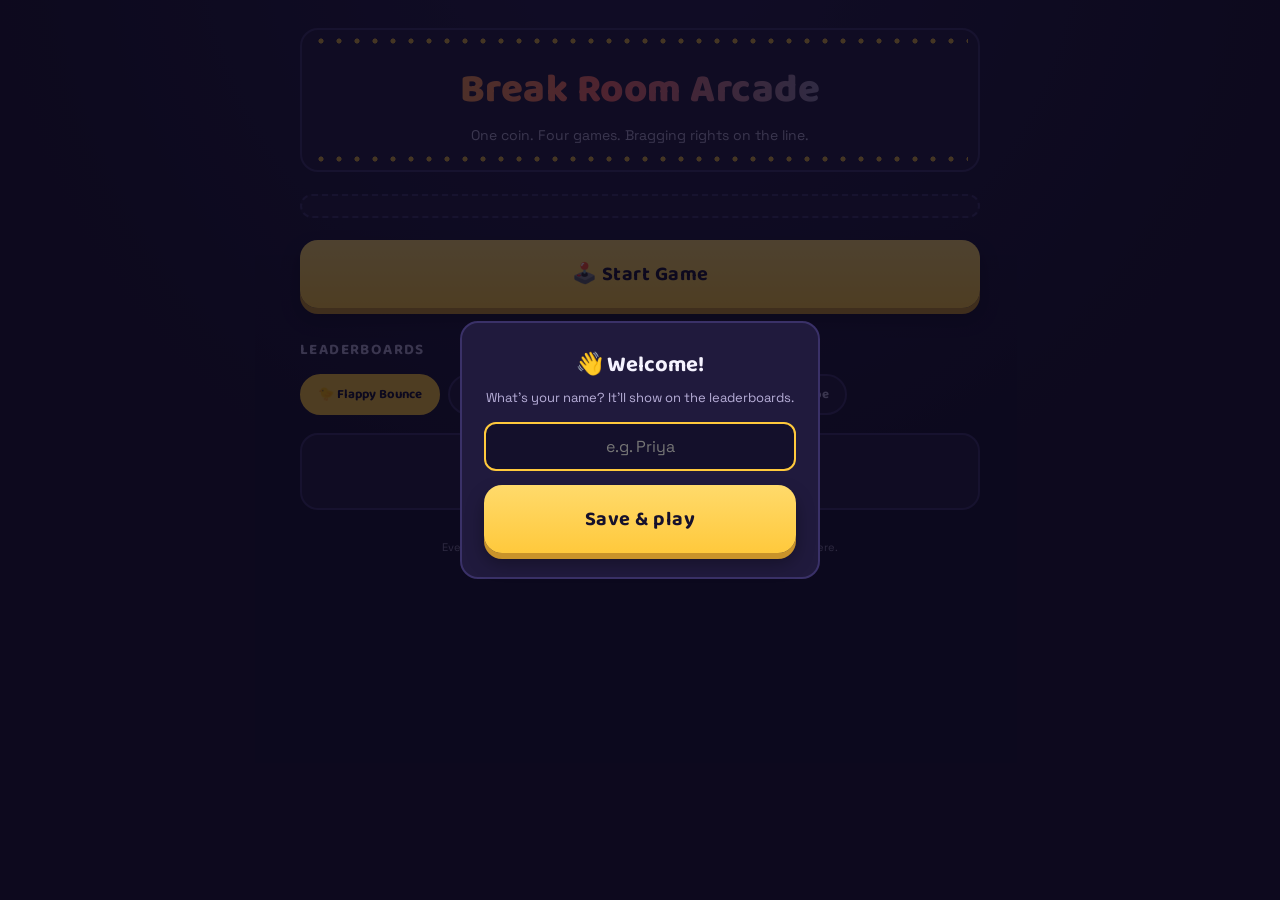
<file: index.html>
<!DOCTYPE html>
<html lang="en">
<head>
<meta charset="UTF-8" />
<meta name="viewport" content="width=device-width, initial-scale=1, viewport-fit=cover" />
<title>Break Room Arcade</title>
<meta name="theme-color" content="#14102B" />
<link rel="manifest" href="manifest.json" />
<link rel="icon" href="icons/icon-192.png" />
<link rel="apple-touch-icon" href="icons/icon-192.png" />
<link rel="stylesheet" href="css/style.css" />
</head>
<body>

<div class="wrap">

  <div class="marquee">
    <h1>Break Room Arcade</h1>
    <p>One coin. Four games. Bragging rights on the line.</p>
  </div>

  <div class="player-badge" id="player-badge"></div>

  <a class="btn-primary" href="games.html">🕹️ Start Game</a>

  <div class="section-title">Leaderboards</div>
  <div class="tabs" id="tabs"></div>
  <div class="board" id="board">
    <div class="board-empty">Loading scores…</div>
  </div>

  <div class="footer-note">Every device is asked its name once — that name is what shows up here.</div>
</div>

<script src="js/shared.js"></script>
<script>
  ensurePlayerName(() => {
    renderPlayerBadge(document.getElementById('player-badge'));
  });

  const tabsEl = document.getElementById('tabs');
  const boardEl = document.getElementById('board');
  let activeGame = ARCADE.GAMES[0].id;

  function loadBoard(gameId) {
    activeGame = gameId;
    [...tabsEl.children].forEach((t) => t.classList.toggle('active', t.dataset.id === gameId));
    boardEl.innerHTML = '<div class="board-empty">Loading scores…</div>';
    fetchLeaderboard(gameId).then((entries) => {
      renderLeaderboard(boardEl, entries, { highlightName: getStoredName() });
    });
  }

  tabsEl.innerHTML = ARCADE.GAMES.map((g) => `
    <button class="tab" data-id="${g.id}" style="--accent:${g.color}">${g.emoji} ${g.name}</button>
  `).join('');

  [...tabsEl.children].forEach((t) => {
    t.addEventListener('click', () => loadBoard(t.dataset.id));
  });

  loadBoard(activeGame);
  registerServiceWorker('service-worker.js');
</script>
</body>
</html>
</file>
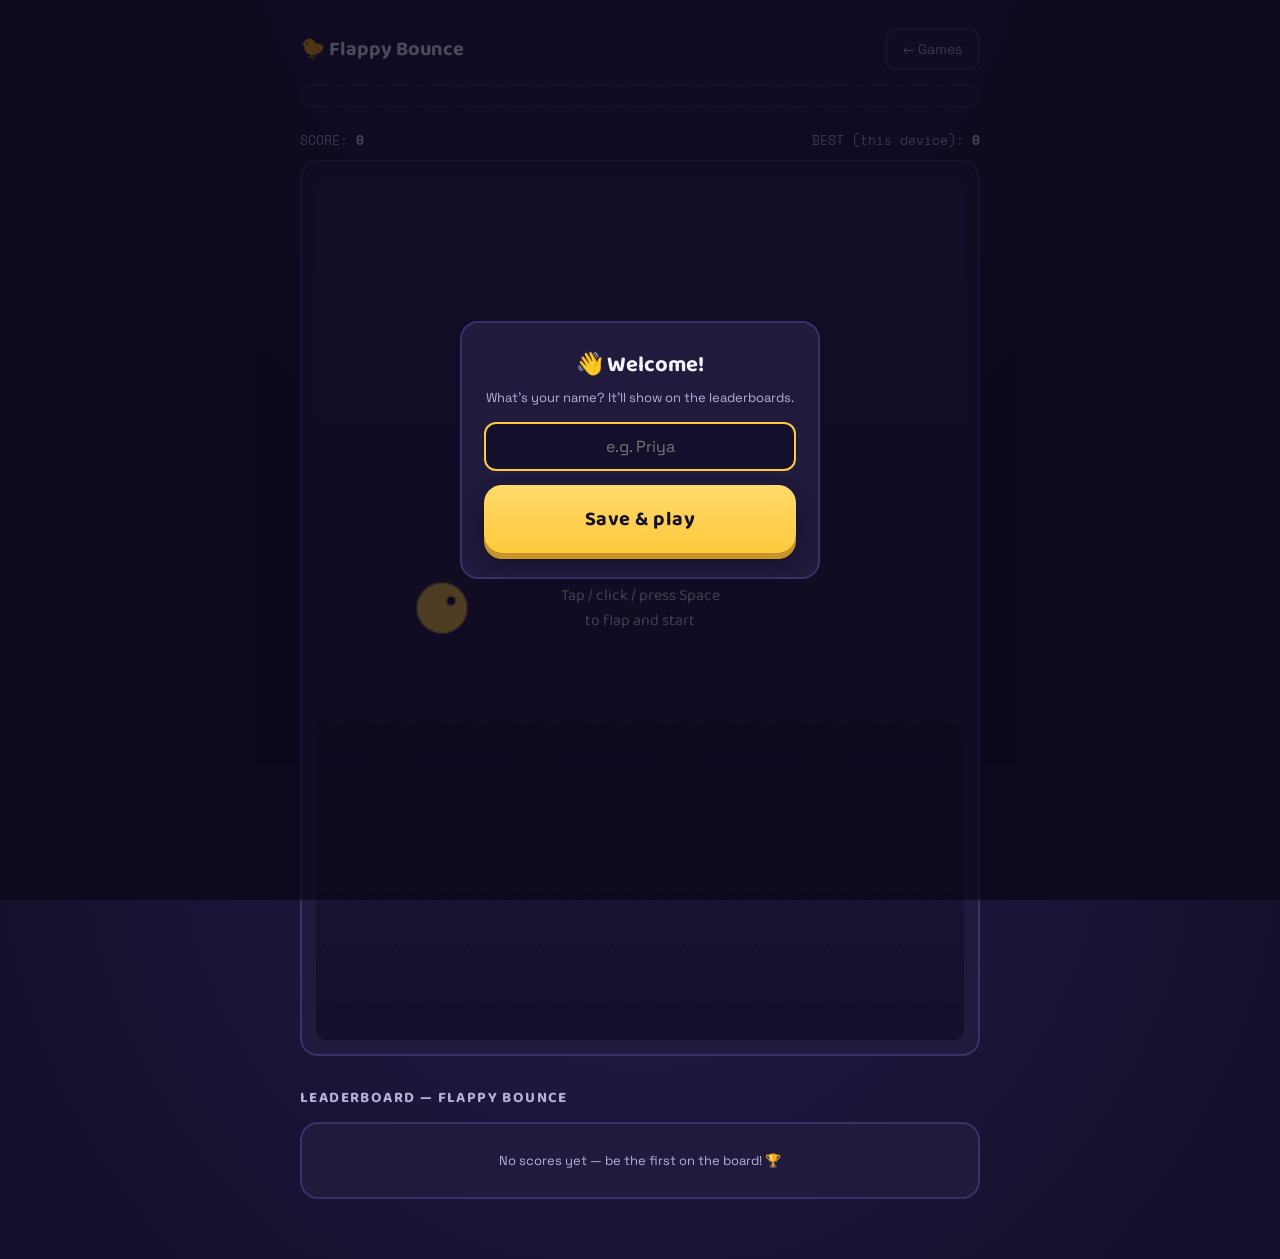
<file: flappy.html>
<!DOCTYPE html>
<html lang="en">
<head>
<meta charset="UTF-8" />
<meta name="viewport" content="width=device-width, initial-scale=1, viewport-fit=cover" />
<title>Flappy Bounce — Break Room Arcade</title>
<meta name="theme-color" content="#14102B" />
<link rel="manifest" href="../manifest.json" />
<link rel="icon" href="../icons/icon-192.png" />
<link rel="stylesheet" href="../css/style.css" />
<style>
  #stage-wrap{ position:relative; }
  #tapHint{
    position:absolute; inset:0; display:flex; align-items:center; justify-content:center;
    font-family: var(--display); color: rgba(255,255,255,.8); font-size:16px;
    pointer-events:none; text-align:center; padding: 20px;
  }
</style>
</head>
<body>

<div class="wrap">
  <div class="game-header">
    <h1>🐤 Flappy Bounce</h1>
    <a class="btn-ghost" href="../games.html">← Games</a>
  </div>

  <div class="player-badge" id="player-badge"></div>

  <div class="hud">
    <span>SCORE: <b id="hudScore">0</b></span>
    <span>BEST (this device): <b id="hudBest">0</b></span>
  </div>

  <div class="stage">
    <div id="stage-wrap">
      <canvas id="game" width="360" height="480"></canvas>
      <div id="tapHint">Tap / click / press Space<br/>to flap and start</div>
    </div>
  </div>

  <div id="resultArea"></div>

  <div class="section-title">Leaderboard — Flappy Bounce</div>
  <div class="board" id="board"><div class="board-empty">Loading scores…</div></div>
</div>

<script src="../js/shared.js"></script>
<script>
  ensurePlayerName(() => renderPlayerBadge(document.getElementById('player-badge')));

  const GAME_ID = 'flappy';
  const canvas = document.getElementById('game');
  const ctx = canvas.getContext('2d');
  const W = canvas.width, H = canvas.height;
  const tapHint = document.getElementById('tapHint');
  const hudScore = document.getElementById('hudScore');
  const hudBest = document.getElementById('hudBest');
  const resultArea = document.getElementById('resultArea');
  const boardEl = document.getElementById('board');

  const BEST_KEY = 'oga_best_' + GAME_ID;
  let best = Number(localStorage.getItem(BEST_KEY) || 0);
  hudBest.textContent = best;

  let bird, pipes, frame, score, running, started, gameOver;

  function reset() {
    bird = { x: 70, y: H/2, vy: 0, r: 14 };
    pipes = [];
    frame = 0;
    score = 0;
    running = false;
    started = false;
    gameOver = false;
    hudScore.textContent = '0';
    resultArea.innerHTML = '';
    tapHint.style.display = 'flex';
    draw();
  }

  const GRAVITY = 0.45;
  const FLAP = -7.6;
  const PIPE_GAP = 150;
  const PIPE_W = 56;
  const PIPE_SPEED = 2.6;

  function flap() {
    if (gameOver) { reset(); return; }
    if (!started) { started = true; running = true; tapHint.style.display = 'none'; }
    bird.vy = FLAP;
  }

  function spawnPipe() {
    const margin = 50;
    const top = margin + Math.random() * (H - PIPE_GAP - margin*2);
    pipes.push({ x: W + PIPE_W, top, passed: false });
  }

  function update() {
    if (!running) return;
    frame++;
    if (frame % 95 === 0) spawnPipe();

    bird.vy += GRAVITY;
    bird.y += bird.vy;

    pipes.forEach((p) => { p.x -= PIPE_SPEED; });
    pipes = pipes.filter((p) => p.x > -PIPE_W);

    pipes.forEach((p) => {
      if (!p.passed && p.x + PIPE_W < bird.x) {
        p.passed = true;
        score++;
        hudScore.textContent = score;
      }
      const withinX = bird.x + bird.r > p.x && bird.x - bird.r < p.x + PIPE_W;
      const hitTop = bird.y - bird.r < p.top;
      const hitBottom = bird.y + bird.r > p.top + PIPE_GAP;
      if (withinX && (hitTop || hitBottom)) endGame();
    });

    if (bird.y + bird.r > H || bird.y - bird.r < 0) endGame();
  }

  function endGame() {
    if (gameOver) return;
    running = false;
    gameOver = true;
    if (score > best) {
      best = score;
      localStorage.setItem(BEST_KEY, best);
      hudBest.textContent = best;
    }
    resultArea.innerHTML = `<div class="overlay-msg">Game over — score <b>${score}</b>. Tap to try again.</div>`;
    submitScore(GAME_ID, score).finally(loadBoard);
  }

  function draw() {
    ctx.clearRect(0, 0, W, H);
    // sky
    const grad = ctx.createLinearGradient(0,0,0,H);
    grad.addColorStop(0, '#2A2251');
    grad.addColorStop(1, '#14102B');
    ctx.fillStyle = grad;
    ctx.fillRect(0,0,W,H);

    // pipes
    pipes.forEach((p) => {
      ctx.fillStyle = '#3DDC97';
      ctx.fillRect(p.x, 0, PIPE_W, p.top);
      ctx.fillRect(p.x, p.top + PIPE_GAP, PIPE_W, H - (p.top + PIPE_GAP));
    });

    // bird
    ctx.fillStyle = '#FFC93C';
    ctx.beginPath();
    ctx.arc(bird.x, bird.y, bird.r, 0, Math.PI*2);
    ctx.fill();
    ctx.fillStyle = '#14102B';
    ctx.beginPath();
    ctx.arc(bird.x + 5, bird.y - 4, 2.5, 0, Math.PI*2);
    ctx.fill();
  }

  function loop() {
    update();
    draw();
    requestAnimationFrame(loop);
  }

  canvas.addEventListener('mousedown', flap);
  canvas.addEventListener('touchstart', (e) => { e.preventDefault(); flap(); }, { passive: false });
  window.addEventListener('keydown', (e) => { if (e.code === 'Space') { e.preventDefault(); flap(); } });

  function loadBoard() {
    fetchLeaderboard(GAME_ID).then((entries) => renderLeaderboard(boardEl, entries, { highlightName: getStoredName() }));
  }

  reset();
  loop();
  loadBoard();
  registerServiceWorker('../service-worker.js');
</script>
</body>
</html>
</file>
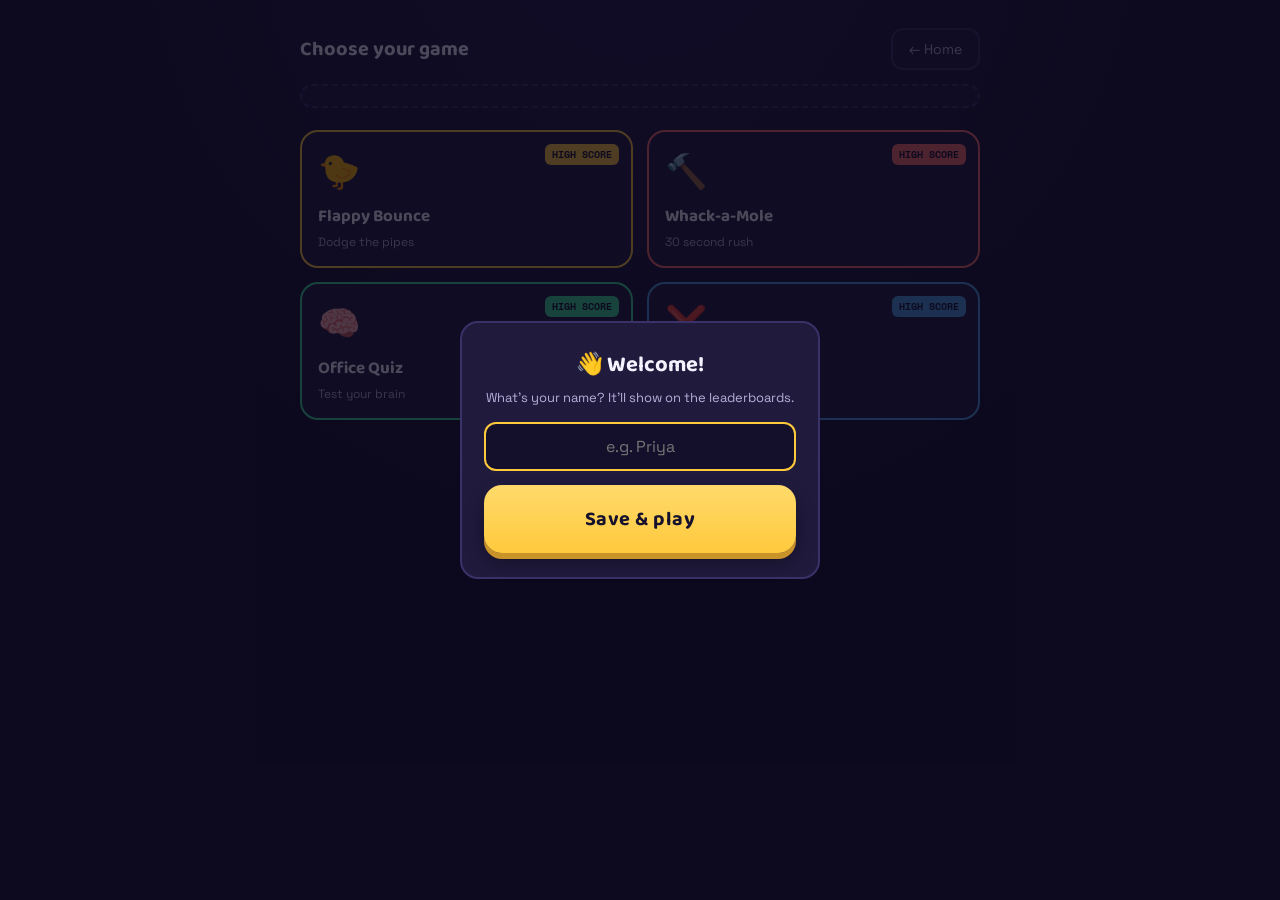
<file: games.html>
<!DOCTYPE html>
<html lang="en">
<head>
<meta charset="UTF-8" />
<meta name="viewport" content="width=device-width, initial-scale=1, viewport-fit=cover" />
<title>Choose a game — Break Room Arcade</title>
<meta name="theme-color" content="#14102B" />
<link rel="manifest" href="manifest.json" />
<link rel="icon" href="icons/icon-192.png" />
<link rel="stylesheet" href="css/style.css" />
</head>
<body>

<div class="wrap">
  <div class="game-header">
    <h1>Choose your game</h1>
    <a class="btn-ghost" href="index.html">← Home</a>
  </div>

  <div class="player-badge" id="player-badge"></div>

  <div class="game-grid" id="grid"></div>

  <div class="footer-note">Each game keeps its own leaderboard.</div>
</div>

<script src="js/shared.js"></script>
<script>
  ensurePlayerName(() => {
    renderPlayerBadge(document.getElementById('player-badge'));
  });

  const grid = document.getElementById('grid');
  grid.innerHTML = ARCADE.GAMES.map((g) => `
    <a class="cabinet" href="${g.file}" style="--accent:${g.color}">
      <span class="tag">HIGH SCORE</span>
      <span class="emoji">${g.emoji}</span>
      <h3>${g.name}</h3>
      <p>${g.tagline}</p>
    </a>
  `).join('');

  registerServiceWorker('service-worker.js');
</script>
</body>
</html>
</file>
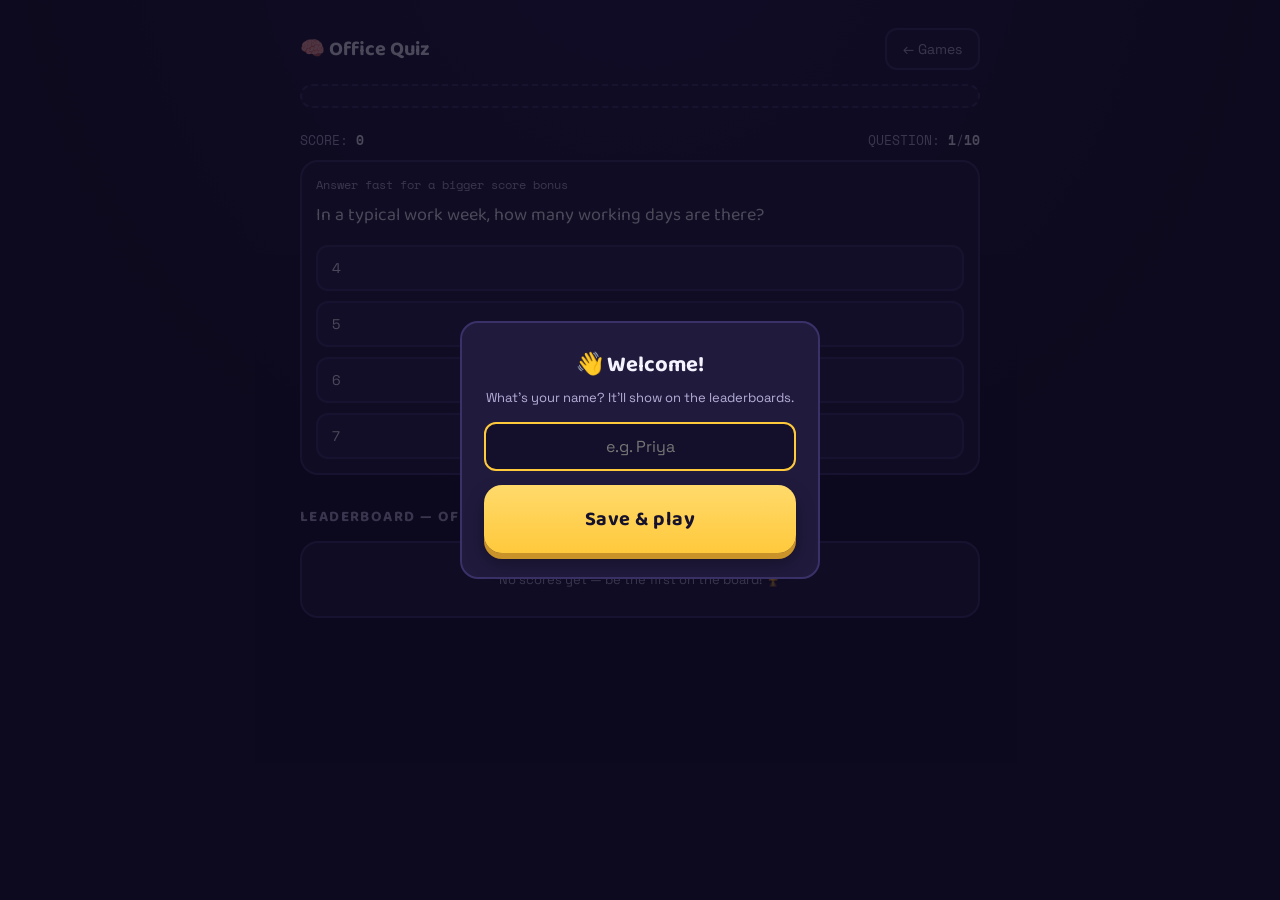
<file: games/quiz.html>
<!DOCTYPE html>
<html lang="en">
<head>
<meta charset="UTF-8" />
<meta name="viewport" content="width=device-width, initial-scale=1, viewport-fit=cover" />
<title>Office Quiz — Break Room Arcade</title>
<meta name="theme-color" content="#14102B" />
<link rel="manifest" href="../manifest.json" />
<link rel="icon" href="../icons/icon-192.png" />
<link rel="stylesheet" href="../css/style.css" />
<style>
  .qtext{ font-family: var(--display); font-size: 18px; margin: 4px 0 16px; }
  .options{ display:grid; gap:10px; }
  .opt{
    text-align:left;
    background: var(--surface-2);
    border: 2px solid var(--line);
    color: var(--text);
    border-radius: 12px;
    padding: 12px 14px;
    font-size: 14px;
    cursor:pointer;
  }
  .opt:hover{ border-color: var(--muted); }
  .opt.correct{ border-color: var(--teal); background: rgba(61,220,151,.15); }
  .opt.wrong{ border-color: var(--coral); background: rgba(255,107,107,.15); }
  .opt:disabled{ cursor:default; }
  .qmeta{ font-family: var(--mono); font-size:12px; color:var(--muted); margin-bottom:8px; }
</style>
</head>
<body>

<div class="wrap">
  <div class="game-header">
    <h1>🧠 Office Quiz</h1>
    <a class="btn-ghost" href="../games.html">← Games</a>
  </div>

  <div class="player-badge" id="player-badge"></div>

  <div class="hud">
    <span>SCORE: <b id="hudScore">0</b></span>
    <span>QUESTION: <b id="hudQ">1</b>/<b id="hudTotal">10</b></span>
  </div>

  <div class="stage" id="stage"></div>

  <div id="resultArea"></div>

  <div class="section-title">Leaderboard — Office Quiz</div>
  <div class="board" id="board"><div class="board-empty">Loading scores…</div></div>
</div>

<script src="../js/shared.js"></script>
<script>
  ensurePlayerName(() => renderPlayerBadge(document.getElementById('player-badge')));

  const GAME_ID = 'quiz';
  const stage = document.getElementById('stage');
  const hudScore = document.getElementById('hudScore');
  const hudQ = document.getElementById('hudQ');
  const hudTotal = document.getElementById('hudTotal');
  const resultArea = document.getElementById('resultArea');
  const boardEl = document.getElementById('board');

  const ALL_QUESTIONS = [
    { q: "What does 'CC' mean in an email?", options: ["Carbon Copy", "Central Command", "Company Contact", "Confirmed Copy"], a: 0 },
    { q: "In a typical work week, how many working days are there?", options: ["4", "5", "6", "7"], a: 1 },
    { q: "What's the standard file format for a spreadsheet?", options: [".docx", ".pptx", ".xlsx", ".mp3"], a: 2 },
    { q: "What does 'ASAP' stand for?", options: ["As Soon As Possible", "As Slow As Possible", "A Simple Automated Process", "At Some Available Point"], a: 0 },
    { q: "Which meeting tool feature mutes your mic for everyone?", options: ["Mute all", "Record", "Chat", "Whiteboard"], a: 0 },
    { q: "What's usually the busiest time to book a meeting room?", options: ["Early morning", "Lunch hour", "Midday", "End of day"], a: 2 },
    { q: "A 'stand-up' meeting is best known for being:", options: ["Long", "Short & daily", "Once a year", "Only for managers"], a: 1 },
    { q: "What does 'OOO' mean?", options: ["Out of Office", "On Our Own", "Order of Operations", "Overtime Only"], a: 0 },
    { q: "Which is a common productivity technique using a timer?", options: ["Pomodoro", "Espresso", "Sundae", "Tiramisu"], a: 0 },
    { q: "What should you do before hitting 'Reply All'?", options: ["Nothing, just send", "Check who really needs it", "Add more people", "Change the subject"], a: 1 },
    { q: "What's a common icebreaker in team meetings?", options: ["Silent reading", "Two truths and a lie", "Solo trivia", "Budget review"], a: 1 },
    { q: "Which is NOT a typical office beverage?", options: ["Coffee", "Tea", "Motor oil", "Water"], a: 2 },
  ];

  const TOTAL_QUESTIONS = 10;
  let questions = [];
  let idx = 0;
  let score = 0;
  let answered = false;
  let qStartTime = 0;

  function shuffle(arr) {
    const a = arr.slice();
    for (let i = a.length - 1; i > 0; i--) {
      const j = Math.floor(Math.random() * (i + 1));
      [a[i], a[j]] = [a[j], a[i]];
    }
    return a;
  }

  function startQuiz() {
    questions = shuffle(ALL_QUESTIONS).slice(0, TOTAL_QUESTIONS);
    idx = 0; score = 0;
    hudTotal.textContent = questions.length;
    resultArea.innerHTML = '';
    renderQuestion();
  }

  function renderQuestion() {
    answered = false;
    const item = questions[idx];
    hudQ.textContent = idx + 1;
    hudScore.textContent = score;
    qStartTime = Date.now();
    stage.innerHTML = `
      <div class="qmeta">Answer fast for a bigger score bonus</div>
      <div class="qtext">${item.q}</div>
      <div class="options">
        ${item.options.map((opt, i) => `<button class="opt" data-i="${i}">${opt}</button>`).join('')}
      </div>
    `;
    stage.querySelectorAll('.opt').forEach((btn) => {
      btn.addEventListener('click', () => selectOption(Number(btn.dataset.i)));
    });
  }

  function selectOption(choice) {
    if (answered) return;
    answered = true;
    const item = questions[idx];
    const elapsedMs = Date.now() - qStartTime;
    const speedBonus = Math.max(0, 5 - Math.floor(elapsedMs / 1000)); // up to +5 for fast answers
    const correct = choice === item.a;

    stage.querySelectorAll('.opt').forEach((btn, i) => {
      btn.disabled = true;
      if (i === item.a) btn.classList.add('correct');
      else if (i === choice) btn.classList.add('wrong');
    });

    if (correct) {
      score += 10 + speedBonus;
      hudScore.textContent = score;
    }

    setTimeout(() => {
      idx++;
      if (idx < questions.length) renderQuestion();
      else finishQuiz();
    }, 700);
  }

  function finishQuiz() {
    stage.innerHTML = `<div class="overlay-msg">Quiz complete — final score <b>${score}</b>!</div>
      <button class="btn-primary" id="retryBtn" style="margin-top:12px;">🧠 Play again</button>`;
    document.getElementById('retryBtn').addEventListener('click', startQuiz);
    submitScore(GAME_ID, score).finally(loadBoard);
  }

  function loadBoard() {
    fetchLeaderboard(GAME_ID).then((entries) => renderLeaderboard(boardEl, entries, { highlightName: getStoredName() }));
  }

  startQuiz();
  loadBoard();
  registerServiceWorker('../service-worker.js');
</script>
</body>
</html>
</file>
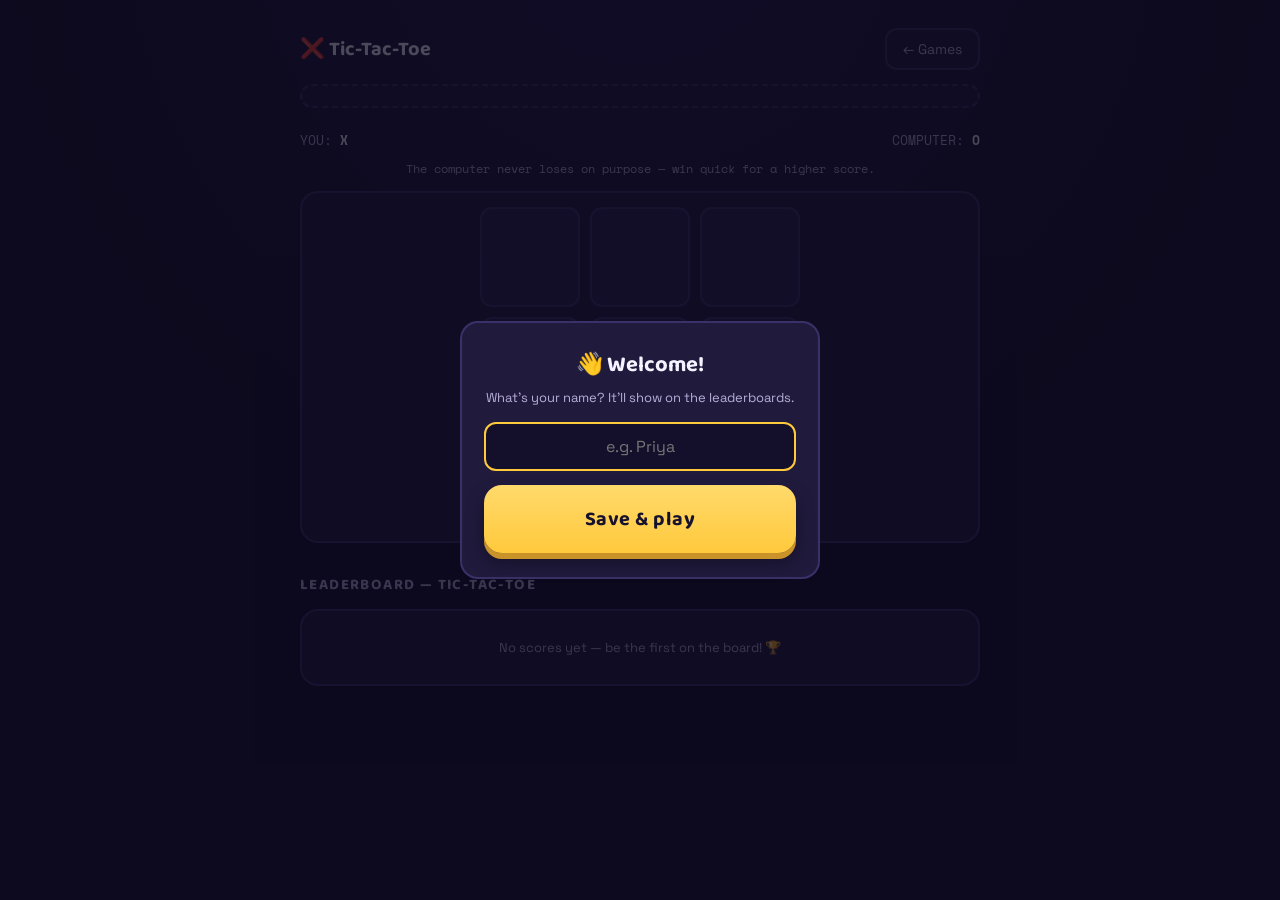
<file: games/tictactoe.html>
<!DOCTYPE html>
<html lang="en">
<head>
<meta charset="UTF-8" />
<meta name="viewport" content="width=device-width, initial-scale=1, viewport-fit=cover" />
<title>Tic-Tac-Toe — Break Room Arcade</title>
<meta name="theme-color" content="#14102B" />
<link rel="manifest" href="../manifest.json" />
<link rel="icon" href="../icons/icon-192.png" />
<link rel="stylesheet" href="../css/style.css" />
<style>
  .ttt-board{
    display:grid;
    grid-template-columns: repeat(3, 1fr);
    gap: 10px;
    max-width: 320px;
    margin: 0 auto;
  }
  .cell{
    aspect-ratio: 1/1;
    background: var(--surface-2);
    border: 2px solid var(--line);
    border-radius: 12px;
    font-family: var(--display);
    font-size: 42px;
    display:flex; align-items:center; justify-content:center;
    cursor:pointer;
    color: var(--text);
  }
  .cell.x{ color: var(--blue); }
  .cell.o{ color: var(--coral); }
  .cell:disabled, .cell.taken{ cursor:default; }
  .difficulty{ text-align:center; margin-bottom:14px; font-family: var(--mono); font-size:12px; color:var(--muted); }
</style>
</head>
<body>

<div class="wrap">
  <div class="game-header">
    <h1>❌ Tic-Tac-Toe</h1>
    <a class="btn-ghost" href="../games.html">← Games</a>
  </div>

  <div class="player-badge" id="player-badge"></div>

  <div class="hud">
    <span>YOU: <b>X</b></span>
    <span>COMPUTER: <b>O</b></span>
  </div>
  <div class="difficulty">The computer never loses on purpose — win quick for a higher score.</div>

  <div class="stage">
    <div class="ttt-board" id="board3"></div>
  </div>

  <div id="resultArea"></div>

  <div class="section-title">Leaderboard — Tic-Tac-Toe</div>
  <div class="board" id="board"><div class="board-empty">Loading scores…</div></div>
</div>

<script src="../js/shared.js"></script>
<script>
  ensurePlayerName(() => renderPlayerBadge(document.getElementById('player-badge')));

  const GAME_ID = 'tictactoe';
  const boardEl3 = document.getElementById('board3');
  const resultArea = document.getElementById('resultArea');
  const boardEl = document.getElementById('board');

  const WIN_LINES = [
    [0,1,2],[3,4,5],[6,7,8],
    [0,3,6],[1,4,7],[2,5,8],
    [0,4,8],[2,4,6],
  ];

  let cells, gameActive, playerMoves;

  function newGame() {
    cells = Array(9).fill(null);
    gameActive = true;
    playerMoves = 0;
    resultArea.innerHTML = '';
    render();
  }

  function render() {
    boardEl3.innerHTML = cells.map((v, i) => `
      <button class="cell ${v === 'X' ? 'x' : v === 'O' ? 'o' : ''}" data-i="${i}" ${v || !gameActive ? 'disabled' : ''}>${v || ''}</button>
    `).join('');
    boardEl3.querySelectorAll('.cell').forEach((btn) => {
      btn.addEventListener('click', () => playerMove(Number(btn.dataset.i)));
    });
  }

  function checkWinner(board) {
    for (const line of WIN_LINES) {
      const [a,b,c] = line;
      if (board[a] && board[a] === board[b] && board[a] === board[c]) return board[a];
    }
    if (board.every((c) => c)) return 'draw';
    return null;
  }

  function playerMove(i) {
    if (!gameActive || cells[i]) return;
    cells[i] = 'X';
    playerMoves++;
    render();
    const result = checkWinner(cells);
    if (result) return endGame(result);
    setTimeout(computerMove, 300);
  }

  function computerMove() {
    if (!gameActive) return;
    const best = minimax(cells, 'O');
    cells[best.index] = 'O';
    render();
    const result = checkWinner(cells);
    if (result) endGame(result);
  }

  function minimax(board, player) {
    const winner = checkWinner(board);
    if (winner === 'O') return { score: 10 };
    if (winner === 'X') return { score: -10 };
    if (winner === 'draw') return { score: 0 };

    const moves = [];
    for (let i = 0; i < 9; i++) {
      if (board[i]) continue;
      const newBoard = board.slice();
      newBoard[i] = player;
      const result = minimax(newBoard, player === 'O' ? 'X' : 'O');
      moves.push({ index: i, score: result.score });
    }

    if (player === 'O') {
      return moves.reduce((best, m) => (m.score > best.score ? m : best));
    } else {
      return moves.reduce((best, m) => (m.score < best.score ? m : best));
    }
  }

  function endGame(result) {
    gameActive = false;
    render();
    let score = 0;
    let msg = '';
    if (result === 'X') {
      score = Math.max(20, 100 - (playerMoves - 3) * 15);
      msg = `You beat the computer in ${playerMoves} moves! Score: ${score}`;
    } else if (result === 'O') {
      score = 0;
      msg = `The computer got you this time. Score: 0`;
    } else {
      score = 30;
      msg = `It's a draw — solid defense. Score: ${score}`;
    }
    resultArea.innerHTML = `<div class="overlay-msg">${msg}</div>
      <button class="btn-primary" id="retryBtn" style="margin-top:12px;">❌ Play again</button>`;
    document.getElementById('retryBtn').addEventListener('click', newGame);
    submitScore(GAME_ID, score).finally(loadBoard);
  }

  function loadBoard() {
    fetchLeaderboard(GAME_ID).then((entries) => renderLeaderboard(boardEl, entries, { highlightName: getStoredName() }));
  }

  newGame();
  loadBoard();
  registerServiceWorker('../service-worker.js');
</script>
</body>
</html>
</file>
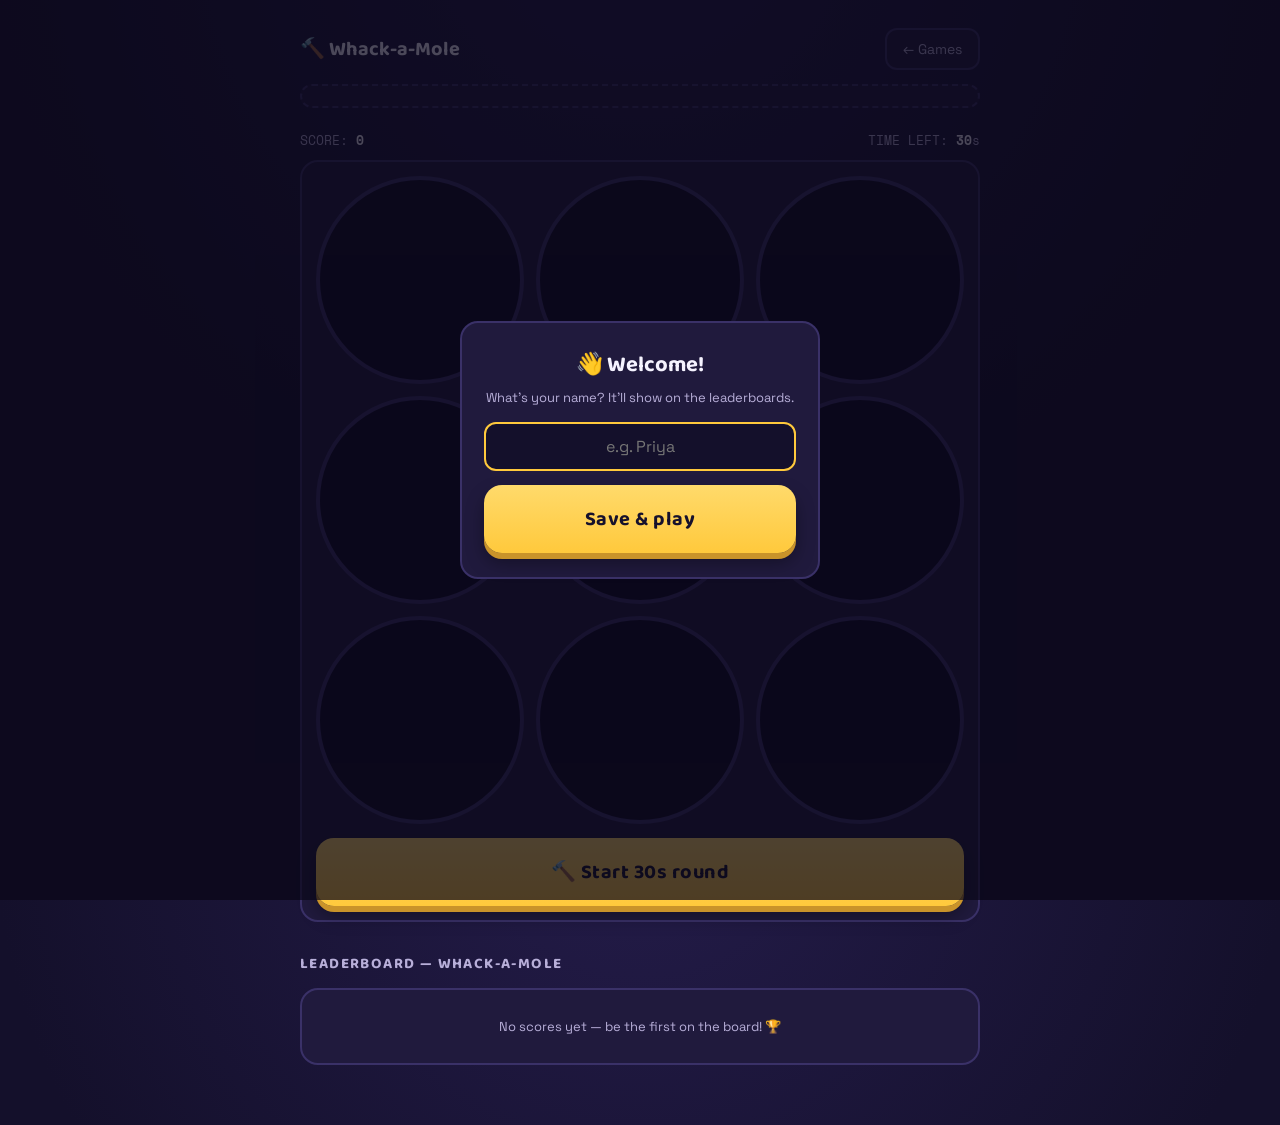
<file: games/whackamole.html>
<!DOCTYPE html>
<html lang="en">
<head>
<meta charset="UTF-8" />
<meta name="viewport" content="width=device-width, initial-scale=1, viewport-fit=cover" />
<title>Whack-a-Mole — Break Room Arcade</title>
<meta name="theme-color" content="#14102B" />
<link rel="manifest" href="../manifest.json" />
<link rel="icon" href="../icons/icon-192.png" />
<link rel="stylesheet" href="../css/style.css" />
<style>
  .mole-grid{
    display:grid;
    grid-template-columns: repeat(3, 1fr);
    gap: 12px;
  }
  .hole{
    position:relative;
    aspect-ratio: 1 / 1;
    background: #0D0A22;
    border-radius: 50%;
    border: 4px solid #3A3168;
    overflow:hidden;
    cursor:pointer;
  }
  .mole{
    position:absolute;
    left:50%; bottom:-100%;
    transform: translateX(-50%);
    width:70%; height:90%;
    font-size: 42px;
    display:flex; align-items:flex-end; justify-content:center;
    transition: bottom .12s ease-out;
    user-select:none;
  }
  .hole.up .mole{ bottom:-6%; }
  .hole.whacked .mole{ filter: brightness(1.6); }
  #startBtn{ margin-top:14px; }
</style>
</head>
<body>

<div class="wrap">
  <div class="game-header">
    <h1>🔨 Whack-a-Mole</h1>
    <a class="btn-ghost" href="../games.html">← Games</a>
  </div>

  <div class="player-badge" id="player-badge"></div>

  <div class="hud">
    <span>SCORE: <b id="hudScore">0</b></span>
    <span>TIME LEFT: <b id="hudTime">30</b>s</span>
  </div>

  <div class="stage">
    <div class="mole-grid" id="grid"></div>
    <button class="btn-primary" id="startBtn">🔨 Start 30s round</button>
  </div>

  <div id="resultArea"></div>

  <div class="section-title">Leaderboard — Whack-a-Mole</div>
  <div class="board" id="board"><div class="board-empty">Loading scores…</div></div>
</div>

<script src="../js/shared.js"></script>
<script>
  ensurePlayerName(() => renderPlayerBadge(document.getElementById('player-badge')));

  const GAME_ID = 'whackamole';
  const HOLE_COUNT = 9;
  const ROUND_SECONDS = 30;

  const grid = document.getElementById('grid');
  const hudScore = document.getElementById('hudScore');
  const hudTime = document.getElementById('hudTime');
  const startBtn = document.getElementById('startBtn');
  const resultArea = document.getElementById('resultArea');
  const boardEl = document.getElementById('board');

  const holes = [];
  for (let i = 0; i < HOLE_COUNT; i++) {
    const hole = document.createElement('div');
    hole.className = 'hole';
    hole.innerHTML = '<div class="mole">🐹</div>';
    grid.appendChild(hole);
    holes.push({ el: hole, up: false, timeout: null });
    hole.addEventListener('click', () => whack(i));
  }

  let score = 0, timeLeft = ROUND_SECONDS, running = false, popTimer = null, countdownTimer = null;

  function whack(i) {
    if (!running) return;
    const h = holes[i];
    if (!h.up) return;
    h.up = false;
    h.el.classList.remove('up');
    h.el.classList.add('whacked');
    setTimeout(() => h.el.classList.remove('whacked'), 150);
    score++;
    hudScore.textContent = score;
  }

  function popRandomMole() {
    const idx = Math.floor(Math.random() * HOLE_COUNT);
    const h = holes[idx];
    if (h.up) return;
    h.up = true;
    h.el.classList.add('up');
    const upTime = 500 + Math.random() * 500;
    setTimeout(() => {
      h.up = false;
      h.el.classList.remove('up');
    }, upTime);
  }

  function startRound() {
    score = 0; timeLeft = ROUND_SECONDS; running = true;
    hudScore.textContent = '0';
    hudTime.textContent = timeLeft;
    resultArea.innerHTML = '';
    startBtn.disabled = true;
    startBtn.textContent = 'Round in progress…';

    popTimer = setInterval(popRandomMole, 550);
    countdownTimer = setInterval(() => {
      timeLeft--;
      hudTime.textContent = timeLeft;
      if (timeLeft <= 0) endRound();
    }, 1000);
  }

  function endRound() {
    running = false;
    clearInterval(popTimer);
    clearInterval(countdownTimer);
    holes.forEach((h) => { h.up = false; h.el.classList.remove('up'); });
    startBtn.disabled = false;
    startBtn.textContent = '🔨 Play again';
    resultArea.innerHTML = `<div class="overlay-msg">Time's up — you whacked <b>${score}</b> moles!</div>`;
    submitScore(GAME_ID, score).finally(loadBoard);
  }

  startBtn.addEventListener('click', startRound);

  function loadBoard() {
    fetchLeaderboard(GAME_ID).then((entries) => renderLeaderboard(boardEl, entries, { highlightName: getStoredName() }));
  }

  loadBoard();
  registerServiceWorker('../service-worker.js');
</script>
</body>
</html>
</file>
<file: css/style.css>
@import url('https://fonts.googleapis.com/css2?family=Baloo+2:wght@500;700;800&family=Space+Grotesk:wght@400;500;600&family=Space+Mono:wght@400;700&display=swap');

:root{
  --bg: #14102B;
  --surface: #201A3D;
  --surface-2: #2A2251;
  --line: #3A3168;
  --text: #F5F3FF;
  --muted: #B8AFD9;

  --yellow: #FFC93C;
  --coral: #FF6B6B;
  --teal: #3DDC97;
  --blue: #4D9DE0;

  --display: 'Baloo 2', system-ui, sans-serif;
  --body: 'Space Grotesk', system-ui, sans-serif;
  --mono: 'Space Mono', monospace;

  --radius: 18px;
}

*{ box-sizing: border-box; }
html,body{ height:100%; }
body{
  margin:0;
  background: radial-gradient(circle at 50% -10%, #241C4A 0%, var(--bg) 55%);
  color: var(--text);
  font-family: var(--body);
  min-height:100vh;
  -webkit-font-smoothing: antialiased;
}
button{ font-family: inherit; }
a{ color: inherit; }

.wrap{
  max-width: 720px;
  margin: 0 auto;
  padding: 28px 20px 60px;
}

/* ---------- Marquee header ---------- */
.marquee{
  position: relative;
  text-align: center;
  padding: 22px 16px 26px;
  margin-bottom: 22px;
  border-radius: var(--radius);
  background: var(--surface);
  border: 2px solid var(--line);
  overflow: hidden;
}
.marquee::before, .marquee::after{
  content:'';
  position:absolute;
  left:10px; right:10px;
  height:6px;
  background-image: radial-gradient(circle, var(--yellow) 2.5px, transparent 2.6px);
  background-size: 18px 6px;
  opacity:.85;
  animation: blink 1.6s steps(2,jump-none) infinite;
}
.marquee::before{ top:8px; }
.marquee::after{ bottom:8px; animation-delay:.8s; }
@keyframes blink{ 50%{ opacity:.25; } }

.marquee h1{
  font-family: var(--display);
  font-weight: 800;
  font-size: clamp(28px, 7vw, 40px);
  margin: 6px 0 4px;
  letter-spacing: .5px;
  background: linear-gradient(90deg, var(--yellow), var(--coral) 45%, var(--blue));
  -webkit-background-clip:text;
  background-clip:text;
  color:transparent;
}
.marquee p{
  margin:0;
  color: var(--muted);
  font-size: 14px;
}

/* ---------- Player badge ---------- */
.player-badge{
  display:flex;
  align-items:center;
  justify-content:space-between;
  gap:10px;
  background: var(--surface);
  border: 2px dashed var(--line);
  border-radius: 999px;
  padding: 10px 16px;
  margin-bottom: 22px;
  font-family: var(--mono);
  font-size: 13px;
}
.player-badge .who{ color: var(--muted); }
.player-badge .name{ color: var(--yellow); font-weight:700; }
.player-badge button{
  background:none;
  border: 1px solid var(--line);
  color: var(--muted);
  border-radius: 999px;
  padding: 5px 12px;
  cursor:pointer;
  font-size:12px;
}
.player-badge button:hover{ color: var(--text); border-color: var(--muted); }

/* ---------- Buttons ---------- */
.btn-primary{
  display:block;
  width:100%;
  text-align:center;
  text-decoration:none;
  font-family: var(--display);
  font-weight:700;
  font-size: 20px;
  letter-spacing:.5px;
  color: #16112C;
  background: linear-gradient(180deg, #FFDA6B, var(--yellow));
  border: none;
  border-radius: var(--radius);
  padding: 18px 20px;
  cursor:pointer;
  box-shadow: 0 6px 0 #C9932A, 0 10px 18px rgba(0,0,0,.35);
  transition: transform .08s ease;
}
.btn-primary:active{ transform: translateY(4px); box-shadow: 0 2px 0 #C9932A; }

.btn-ghost{
  display:inline-block;
  text-decoration:none;
  color: var(--muted);
  background: var(--surface);
  border: 2px solid var(--line);
  border-radius: 12px;
  padding: 10px 16px;
  font-size: 14px;
  cursor:pointer;
}
.btn-ghost:hover{ color: var(--text); border-color: var(--muted); }

/* ---------- Section headings ---------- */
.section-title{
  font-family: var(--display);
  font-weight:700;
  font-size: 15px;
  text-transform: uppercase;
  letter-spacing: 1.4px;
  color: var(--muted);
  margin: 30px 0 12px;
}

/* ---------- Game grid (cabinets) ---------- */
.game-grid{
  display:grid;
  grid-template-columns: repeat(2, 1fr);
  gap: 14px;
}
@media (max-width:420px){ .game-grid{ grid-template-columns: 1fr; } }

.cabinet{
  position:relative;
  display:block;
  text-decoration:none;
  border-radius: var(--radius);
  padding: 18px 16px 16px;
  background: var(--surface);
  border: 2px solid var(--accent, var(--line));
  overflow:hidden;
  transition: transform .12s ease, box-shadow .12s ease;
}
.cabinet:hover{ transform: translateY(-3px); box-shadow: 0 10px 24px rgba(0,0,0,.35); }
.cabinet .emoji{ font-size: 34px; display:block; margin-bottom:10px; }
.cabinet h3{
  font-family: var(--display);
  font-size: 17px;
  margin: 0 0 4px;
  color: var(--text);
}
.cabinet p{ margin:0; font-size:12px; color: var(--muted); }
.cabinet .tag{
  position:absolute; top:12px; right:12px;
  font-family: var(--mono); font-size:10px;
  background: var(--accent, var(--blue));
  color:#14102B; font-weight:700;
  padding: 3px 7px; border-radius: 6px;
}

/* ---------- Leaderboard tabs + table ---------- */
.tabs{
  display:flex;
  gap:8px;
  overflow-x:auto;
  padding-bottom:4px;
  margin-bottom: 14px;
}
.tab{
  flex: 0 0 auto;
  font-family: var(--display);
  font-size: 13px;
  font-weight:700;
  color: var(--muted);
  background: var(--surface);
  border: 2px solid var(--line);
  border-radius: 999px;
  padding: 8px 16px;
  cursor:pointer;
  white-space:nowrap;
}
.tab.active{
  color:#14102B;
  background: var(--accent, var(--yellow));
  border-color: var(--accent, var(--yellow));
}

.board{
  background: var(--surface);
  border: 2px solid var(--line);
  border-radius: var(--radius);
  padding: 6px 14px;
}
.board-row{
  display:flex;
  align-items:center;
  gap: 12px;
  padding: 10px 2px;
  border-bottom: 1px solid var(--line);
  font-family: var(--mono);
}
.board-row:last-child{ border-bottom:none; }
.board-row .rank{
  width: 26px;
  color: var(--muted);
  font-weight:700;
}
.board-row.gold .rank{ color: var(--yellow); }
.board-row.silver .rank{ color: #D8D8E4; }
.board-row.bronze .rank{ color: #E0A05E; }
.board-row .rname{ flex:1; font-size: 14px; }
.board-row .rscore{ font-weight:700; font-size:14px; }
.board-empty{ padding: 22px 6px; text-align:center; color: var(--muted); font-size:13px; }

/* ---------- Modal (name capture) ---------- */
.modal-backdrop{
  position:fixed; inset:0;
  background: rgba(10,8,26,.72);
  display:flex; align-items:center; justify-content:center;
  padding: 20px;
  z-index: 999;
}
.modal{
  width: 100%; max-width: 360px;
  background: var(--surface);
  border: 2px solid var(--line);
  border-radius: var(--radius);
  padding: 24px 22px;
  text-align:center;
}
.modal h2{ font-family: var(--display); margin: 0 0 6px; font-size: 22px; }
.modal p{ color: var(--muted); font-size: 13px; margin: 0 0 16px; }
.modal input{
  width:100%;
  background: var(--bg);
  border: 2px solid var(--line);
  border-radius: 12px;
  color: var(--text);
  font-family: var(--body);
  font-size: 16px;
  padding: 12px 14px;
  margin-bottom: 14px;
  text-align:center;
}
.modal input:focus{ outline:none; border-color: var(--yellow); }

/* ---------- Game page chrome ---------- */
.game-header{
  display:flex;
  align-items:center;
  justify-content:space-between;
  margin-bottom: 14px;
}
.game-header h1{
  font-family: var(--display);
  font-size: 20px;
  margin:0;
}
.stage{
  background: var(--surface);
  border: 2px solid var(--line);
  border-radius: var(--radius);
  padding: 14px;
  margin-bottom: 18px;
}
canvas{ display:block; width:100%; height:auto; background:#0D0A22; border-radius: 12px; }

.hud{
  display:flex; justify-content:space-between;
  font-family: var(--mono);
  font-size: 13px;
  color: var(--muted);
  margin-bottom: 10px;
}
.hud b{ color: var(--text); }

.overlay-msg{
  text-align:center;
  padding: 16px;
  font-family: var(--display);
  font-size: 16px;
  color: var(--muted);
}

.footer-note{
  text-align:center;
  color: var(--muted);
  font-size: 11px;
  margin-top: 30px;
  opacity:.7;
}
</file>
